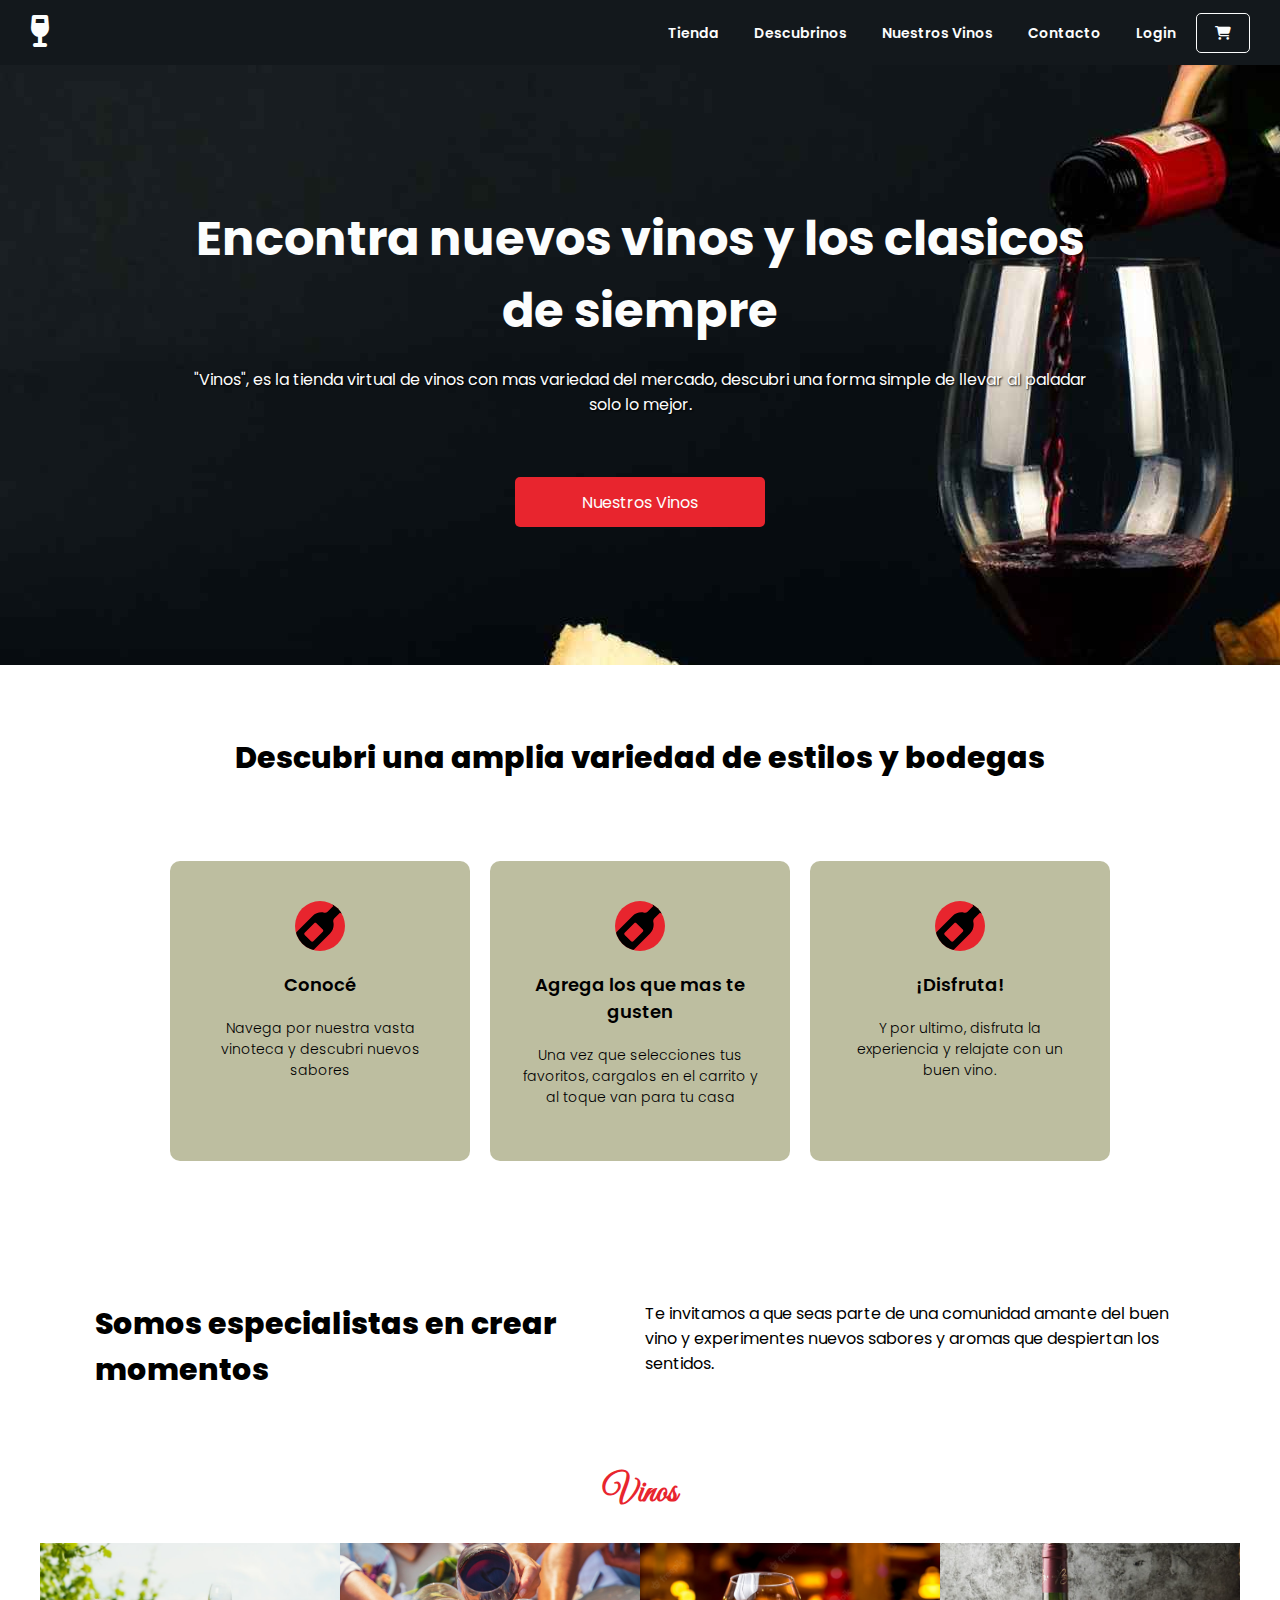
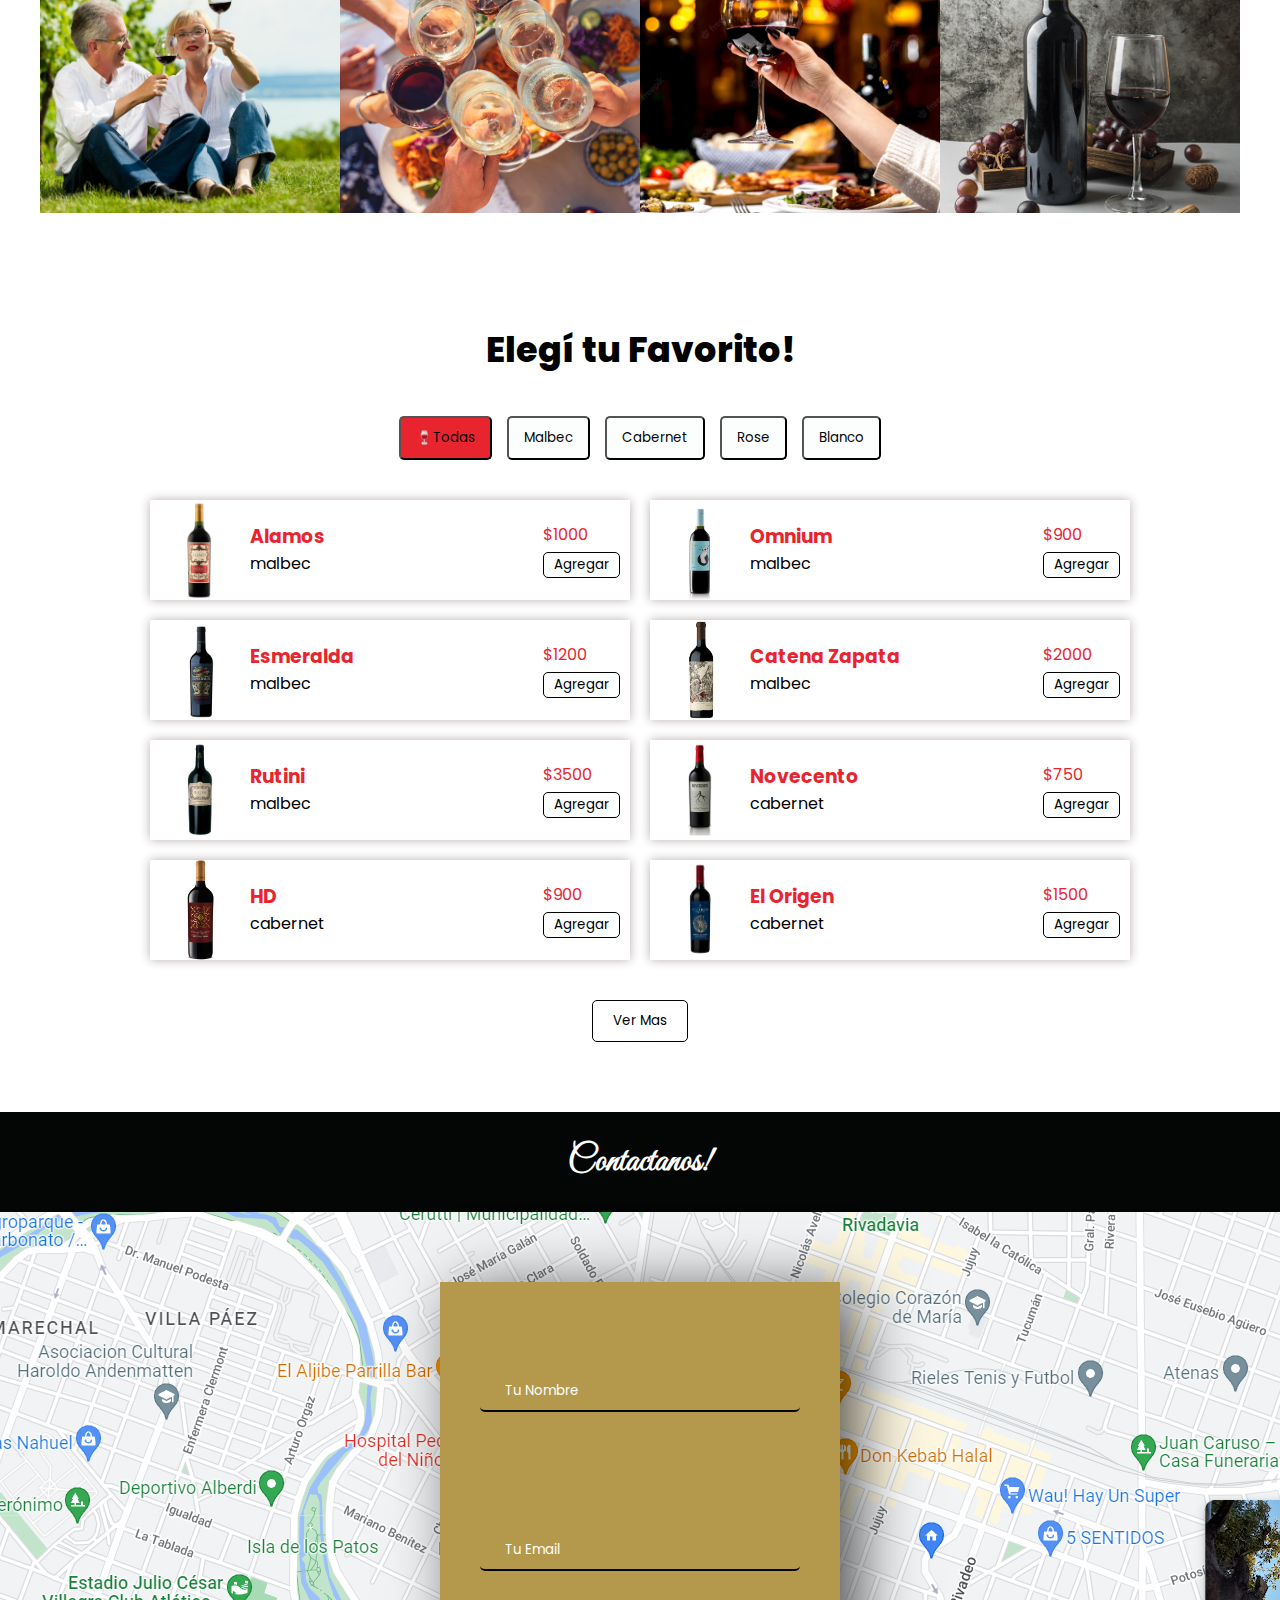
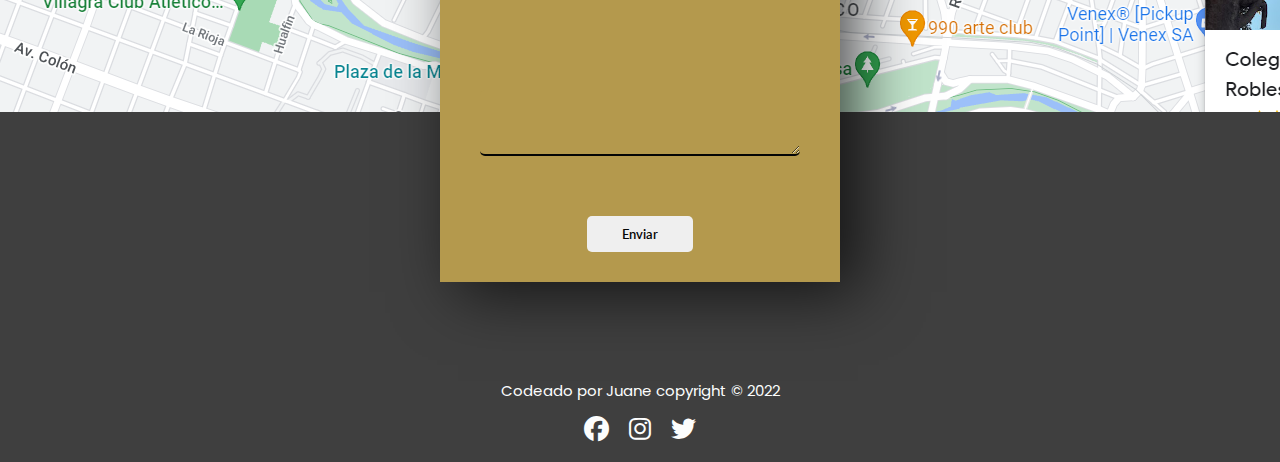
<file: index.html>
<!DOCTYPE html>
<html lang="en">

<head>
    <meta charset="UTF-8">
    <meta http-equiv="X-UA-Compatible" content="IE=edge">
    <meta name="viewport" content="width=device-width, initial-scale=1.0">
    <link rel="stylesheet" href="https://cdnjs.cloudflare.com/ajax/libs/font-awesome/6.2.0/css/all.min.css">
    <link rel="stylesheet" href="./style.css">
    <link rel="stylesheet" href="./animaciones.css">
    <link rel="stylesheet" href="./mediaqueries.css">
    <title>🍷 Vinos</title>
</head>

<body>
    <div class="section-container header-container">
        <header class="header">
            <div class="logo-container">
                <i class="fa-solid fa-wine-glass"></i>
            </div>
            <nav class="navbar">
                <div class="menu-label">
                    <label for="toggle-menu"><i class="fa-solid fa-bars menu-icon"></i></label>
                </div>
                <ul class="navbar-list">
                    <li><a href="#hero">Tienda</a></li>
                    <li><a href="#info">Descubrinos</a></li>
                    <li><a href="#products">Nuestros Vinos</a></li>
                    <li><a href="#contacto">Contacto</a></li>
                    <li><a href="./log.html">Login</a></li>
                </ul>
                <div class="cart-label" onclick="mostrarCarrito()">
                    <i class="fa-solid fa-cart-shopping cart-icon" id="carrito"></i>
                </div>
                <div class="cart">
                    <h2>Tus Vinitos</h2>

                    <div class="cart-container"></div>

                    <span class="divider"></span>

                    <div class="cart-total">
                        <p>Total:</p>
                        <span class="total" id="cart-total">0.00 </span>
                    </div>
                    <button class="btn-buy">Comprar</button>
                    <button class="btn-delete" onclick="vaciarCarrito()">Vaciar carrito</button>
                </div>
                <div class="overlay"></div>
            </nav>
        </header>
    </div>
    <main>
        <!-- hero -->
        <section id="hero">
            <div class="hero-info">
                <!-- <img src="./assets/hero vino.jpg" alt="" class="hero-img"> -->
                <h1>Encontra nuevos vinos y los clasicos de siempre</h1>
                <p>
                    "Vinos", es la tienda virtual de vinos con mas variedad del mercado, descubri una forma simple de
                    llevar al paladar solo lo mejor.
                </p>
                <a href="#products" class="btn-hero">Nuestros Vinos</a>
            </div>
        </section>
        <!-- info -->
        <section id="info">
            <h2>Descubri una amplia variedad de estilos y bodegas</h2>
            <div class="info-cards-container">
                <div class="info-card">
                    <img src="./assets/wine-bottle-solid.svg" alt="">
                    <h3>Conocé</h3>
                    <p>Navega por nuestra vasta vinoteca y descubri nuevos sabores</p>
                </div>
                <div class="info-card">
                    <img src="./assets/wine-bottle-solid.svg" alt="">
                    <h3>Agrega los que mas te gusten</h3>
                    <p>Una vez que selecciones tus favoritos, cargalos en el carrito y al toque van para tu casa</p>
                </div>
                <div class="info-card">
                    <img src="./assets/wine-bottle-solid.svg" alt="">
                    <h3>¡Disfruta!</h3>
                    <p>
                        Y por ultimo, disfruta la experiencia y relajate con un buen vino.
                    </p>
                </div>
            </div>
        </section>
        <!-- DESCUBRINOS -->
        <section id="descubrinos">
            <div class="descubrinos-info">
                <h2>Somos especialistas en crear momentos</h2>
                <div class="descubrinos-text">
                    <p>Te invitamos a que seas parte de una comunidad amante del buen vino y experimentes nuevos sabores
                        y aromas que despiertan los sentidos.</p>
                </div>
            </div>
            <div class="descubrinos-bar">
                <h3>Vinos</h3>
            </div>
            <div class="descubrinos-cards">
                <div class="descubrinos-img" style="background-image: url(./assets/descubrinos\ vino\ 2.jpg) ;"></div>
                <div class="descubrinos-img" style="background-image: url(./assets/descubrinos\ vino\ 3.jpg) ;"></div>
                <div class="descubrinos-img"
                    style="background-image: url(./assets/vista-lateral-mujer-bebe-vaso-vino-tinto_141793-5180.webp) ;">
                </div>
                <div class="descubrinos-img" style="background-image: url(./assets/descubrinos\ vino\ 4.jpg);"></div>
            </div>
        </section>
        <!-- products -->
        <section id="products">
            <h2>Elegí tu Favorito!</h2>
            <div class="categories">
                <button class="category active" id="btnAll" data-category="all"
                    onclick="selectCategory(event)">🍷Todas</button>
                <button class="category" id="btnMalbec" data-category="malbec"
                    onclick="selectCategory(event)">Malbec</button>
                <button class="category" id="btnCabernet" data-category="cabernet"
                    onclick="selectCategory(event)">Cabernet</button>
                <button class="category" id="btnRose" data-category="rose" onclick="selectCategory(event)">Rose</button>
                <button class="category" id="btnBlanc" data-category="blanc"
                    onclick="selectCategory(event)">Blanco</button>
            </div>

            <!-- products -->
            <div class="products-container"></div>
            <button class="btn-load" onclick="mostrarMas()">Ver Mas</button>
        </section>
    </main>
    <div class="footer-title">
        <h3>Contactanos!</h3>
    </div>
    <div class="formulario" id="contacto">
        <div class="form-container">
            <form>
                <label for="nombre"></label>
                <input type="text" name="nombre" placeholder="Tu Nombre" id="input-contact">
                <label for="email"></label>
                <input type="email" name="email" placeholder="Tu Email" id="input-contact">
                <label for="mensaje"></label>
                <textarea name="mensaje" placeholder="escribi tu mensaje" id="input-contact">
                </textarea>
                <button class="btn-footer">Enviar</button>
            </form>
        </div>
    </div>
    <footer class="footer">
        <div class="links-contacto">
            <p>Codeado por Juane copyright © 2022</p>
            <div class="btn-container">
                <a href="#"><i class="fa-brands fa-facebook"></i></a>
                <a href="#"><i class="fa-brands fa-instagram"></i></a>
                <a href="#"><i class="fa-brands fa-twitter"></i></a>
            </div>
        </div>
    </footer>
    <script src="./data.js"></script>
    <script src="./main.js"></script>
</body>

</html>
</file>
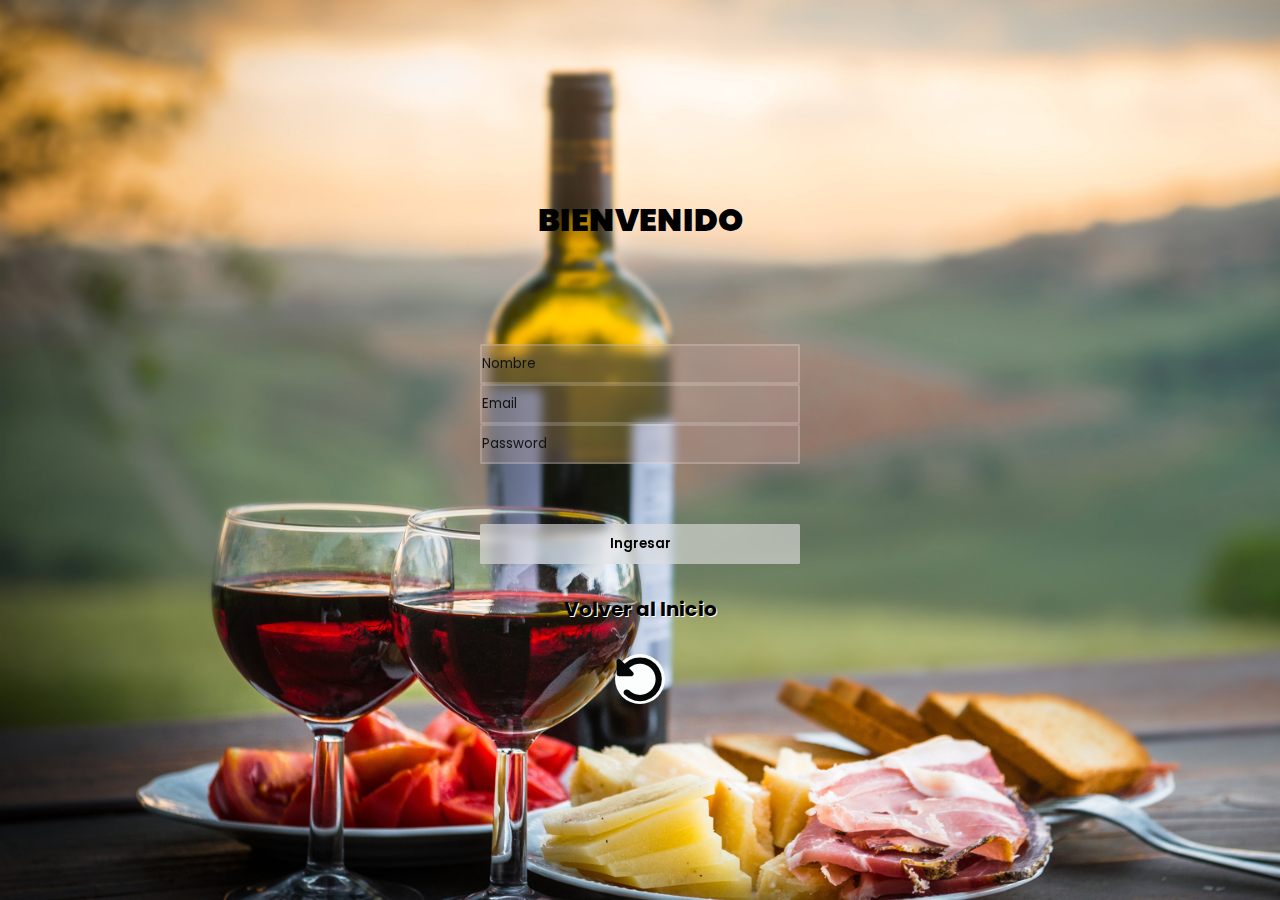
<file: log.html>
<!DOCTYPE html>
<html lang="en">

<head>
    <meta charset="UTF-8">
    <meta http-equiv="X-UA-Compatible" content="IE=edge">
    <meta name="viewport" content="width=device-width, initial-scale=1.0">
    <link rel="stylesheet" href="https://cdnjs.cloudflare.com/ajax/libs/font-awesome/6.2.1/css/all.min.css">
    <link rel="stylesheet" href="./style.css">
    <title>Logueate!</title>
</head>

<body class="body-log">
    <div class="login-container">
        <div class="login">
            <h1 class="login-title">Bienvenido</h1>
            <form>
                <input type="name" name="name" id="name" placeholder="Nombre">
                <input type="email" name="email" id="email" placeholder="Email">
                <input type="password" name="password" placeholder="Password" id="password">
                <input class="btning" type="submit" value="Ingresar">
            </form>
            <h2 class="login-title-2">Volver al Inicio</h2><a href="./index.html" class="btn-register"><i
                    class="fa-sharp fa-solid fa-rotate-left"></i></a>
        </div>
    </div>
</body>

</html>
</file>
<file: style.css>
@import url('https://fonts.googleapis.com/css2?family=Great+Vibes&family=Lato:wght@300;400;700;900&family=League+Gothic&family=Montserrat:wght@400;700&family=Poppins:wght@200;300;400;500;600;700&display=swap');
:root {
    --background: #FCFDFD;
    --text-black: #040505;
    --btn-secundari:#E8252E;
    --grey:#BDBEA0;
    --marroncito: #B4994D;
}


* {
    margin: 0;
    padding: 0;
    box-sizing: border-box;
    text-decoration: none;
    list-style-type: none;
    font-family: 'Poppins',sans-serif;
} 

html {
    scroll-padding-top: 100px;
    scroll-behavior: smooth;
} 

body {
    width: 100%;
    min-height:  100vh;
} 


.section-container {
    background-color: var(--text-black);
}

header {
    background-color: #13181C;
    width: 100vw;
    position: fixed;
    top: 0;
    display: flex;
    align-items: center;
    height: 65px;
    padding: 0px 30px;
    margin: 0 auto;
} 

.navbar,
.navbar-list {
    display: flex;
    align-items: center;
    justify-content: flex-end;
} 

.navbar {
    gap: 20px;
    flex: 1;
} 

.navbar-list {
    gap: 35px;
} 

.navbar-list a {
    color: #FCFDFD;
    font-size: 14px;
    font-weight: 600;
}  

.fa-solid.fa-wine-glass {
    color: var(--background);
    font-size: 2rem;
    flex: 0;
}

.hero-img {
    height: 650px;
    width: 100%;
}

.cart-icon {
    border: 1px solid var(--background);
    padding: 12px 18px;
    font-weight: 600;
    border-radius: 5px;
    font-size: 14px;
    color: #FCFDFD;
    cursor: pointer;
} 

/* menu hamburguesa */
.menu-label {
    display: none;
    color: var(--background);
} 


/* carrito */
.cart {
    position: absolute;
    top: 65px;
    right: 0;
    padding: 50px 30px;
    background: rgb(0,0,0);
    background: linear-gradient(90deg, rgba(0,0,0,1) 84%, rgba(139,16,1,1) 99%, rgba(153,8,8,1) 99%);
    border-left: 1px solid var(--background);
    display: flex;
    flex-direction: column;
    gap: 30px;
    height: calc(100vh - 68px);
    overflow-y: scroll;
    z-index: 2;
    min-width: 375px;
    transform: translate(200%);
    transition: all 0.5s cubic-bezier(0.92, 0.01, 0.35, 0.99);
} 

.cart.show-cart {
    transform: translate(0%);
}

.cart-container {
    display: flex;
    flex-direction: column;
    gap: 20px;
}  

.btn-buy {
    display: flex;
    justify-content: center;
    align-items: center;
    font-weight: 600;
    padding:15px 10px;
    background: var(--background);
    color: var(--text-black);
    border: none;
    border-radius: 10px;
    transition: all 0.5s ease;
    cursor: pointer;
} 

.btn-delete {
    display: flex;
    justify-content: center;
    align-items: center;
    padding: 5px 10px;
    background: var(--background);
    color: var(--text-black);
    border: none;
    border-radius: 10px;
    transition: all 0.5s ease;
    cursor: pointer;
}

/* ocultar barra de scroll del carrito */

.cart::-webkit-scrollbar {
    display: none;
}

.cart h2 {
    color: var(--background);
    font-size: 20px;
    font-weight: 600;
} 

.cart-item {
    display: flex;
    align-items: center;
    justify-content: space-between;
    gap: 20px;
    background-color: #E8252E;
    padding: 20px;
    border: 1px solid var(--background);
    border-radius: 5px;
} 

.cart-item img {
    height: 65px;
    width: 65;
} 

.cart-card {
    display: flex;
    flex-direction: row;
    gap:15px;
    color: var(--background);
} 

.cart-card .product-name {
    flex: 1;
}

.item-info {
    display: flex;
    flex-direction: column;
    min-height: 110px;
}  

.item-title {
    color: var(--background);
    font-weight: 300;
    font-size: 12px;
} 

.item-bid {
    color: var(--btn-secundari);
    font-weight: 300;
    font-size: 12px;
}

.item-price {
    background: var(--btn-secundari);
    background-clip: text;
    color: transparent;
    -webkit-background-clip: text;
    font-size: 16px;
    font-weight: 800;
} 

.item-handler {
    display: flex;
    align-items: center;
    justify-content: center;
    gap: 20px;
}

.quantity-handler {
    display: flex;
    justify-content: center;
    align-items: center;
    padding: 2px 8px;
    border-radius: 5px;
    color: var(--background);
    font-weight: 400;
}

.item-quantity {
    color: var(--btn-secundari);
} 

.cart-card i {
    cursor: pointer;
    color: var(--text-black);
    background-color: var(--background);
    border-radius: 100%;
    transform: scaleX(1.1);
}  



.divider {
    margin-top: 20px;
    border: 0.5px solid var(--background);
    width: 100%;
} 

.cart-total {
    display: flex;
    justify-content: space-between;
    align-items: baseline;
    width: 100%;
}

.cart-total p {
    color: var(--background);
    font-weight: 700;
}

.cart-total span {
    color: var(--background);
    font-weight: 400;
    font-size: 18px;
}

/* togggle del carrito */
.open-cart {
    transform: translate(0%);
    transition: all 0.5s cubic-bezier(0.92, 0.01, 0.35, 0.99);
}

.empty-msg {
    color: var(--btn-secundari);
    font-size: 14px;
} 

/* MAIN */
main {
    display: flex;
    flex-direction: column;
    align-items: center;
    justify-content: center;
    width: 100%;
}

#hero {
    background-image: url(./assets/hero\ vino.jpg);
    margin-top: 65px;
    padding: 70px 0;
    width: 100%;
    height: 600px;
    display: flex;
    justify-content: center;
    align-items: center;
} 

.hero-info {
    display: flex;
    align-items: center;
    text-align: center;
    flex-direction: column;
    gap: 20px;
    width: 70%;
} 

.hero-info h1 {
    display: flex;
    text-align: center;
    color: var(--background);
    font-size: 48px;
    width: 100%;
    min-width: 500px;
    font-weight: 700;
} 

.hero-info p {
    text-shadow: 1px 1px 2px black;
    color: var(--background);
} 

.btn-hero {
    display: flex;
    justify-content: center;
    align-items: center;
    margin-top: 40px;
    background-color:var(--btn-secundari);
    height: 50px;
    width: 250px;
    border-radius: 5px;
    color: var(--background);
} 

/* INFO CARDS */
#info {
    padding: 70px 0; 
    max-width: 1200px;
    display: flex;
    justify-content: center;
    align-items: center;
    flex-direction: column;
    gap: 80px;
} 

#info h2 {
    flex-wrap: wrap;
    font-size: 30px;
    font-weight: 800;
} 

.info-cards-container {
    display: flex;
    justify-content: space-around;
    align-items: flex-start;
    flex-wrap: wrap;
    gap: 20px;
}

.info-card {
    width: 300px;
    height: 300px;
    padding: 40px 30px;
    display: flex;
    flex-direction: column;
    align-items: center;
    text-align: center;
    background: var(--grey);
    border-radius: 10px;
    gap: 20px;
} 

.info-card img {
    width: 50px;
    border-radius: 100%;
    background-color: var(--btn-secundari);
} 

.info-card h3 {
    font-weight: 600;
    font-size: 18px;
} 

.info-card p {
    font-size: 14px;
    font-weight: 300;
} 

/* DESCUBRINOS */
#descubrinos {
    padding: 70px 0;
    max-width: 1200px;
}

.descubrinos-info {
    display: flex;
    justify-content: center;
    gap: 10px;
    margin-bottom: 50px;
} 

#descubrinos h2 {
    font-size: 30px;
    width: 45%;
    font-weight: 800;
}

.descubrinos-text {
    display: flex;
    flex-direction: column;
    width: 45%;
    gap: 20px;
}

.descubrinos-bar {
    display: flex;
    justify-content: center;
    align-items: center;
    height: 100px;
    width: 100%;
} 

.descubrinos-bar h3 {
    color: var(--btn-secundari);
    font-family:'Great Vibes', sans-serif ;
    font-size: 35px;
} 

.descubrinos-cards {
    display: flex;
    justify-content: center;
    align-items: center;
}

.descubrinos-cards .descubrinos-img {
    height: 270px;
    background-repeat: no-repeat;
    background-size: cover;
    background-position: center;
    flex: 1;
    cursor: pointer;
}  

/* products */

#products {
    display: flex;
    flex-direction: column;
    justify-content: center;
    align-items: center;
    padding: 40px 0;
    max-width: 1200px;
    width: 100%;
}

#products h2 {
    font-size: 35px;
    font-weight: 800;
    margin-bottom: 40px;
} 

.categories {
    display: flex;
    align-items: center;
    justify-content: center;
    gap: 15px;
    flex-wrap: wrap;
} 

.category {
    background: var(--background);
    padding: 10px 15px;
    color: var(--text-black);
    border-radius: 5px;
    cursor: pointer;
}  

.active {
    background-color: var(--btn-secundari);
}

.products-container {
    display: flex;
    flex-wrap: wrap;
    align-items: center;
    justify-content: center;
    gap: 20px;
    padding: 40px 0;
    max-width: 1200px;
}

.product {
    background: var(--grey);
    padding: 20px;
    border-radius: 10px;
    display: flex;
    flex-direction: column;
    justify-content: center;
    gap: 20px;
    margin-bottom: 20px;
    -webkit-animation: fade-in 0.3s cubic-bezier(0.39, 0.575, 0.565, 1) both;
    animation: fade-in 0.3s cubic-bezier(0.39, 0.575, 0.565, 1) both;
} 

.product-card {
    display: flex;
    flex-direction: row;
    align-items: center;
    box-shadow: 0px 0px 10px 0.1px rgb(186, 175, 175);;
    min-height: 100px;
    min-width: 40%;
}

.product-card .product-img {
    background-size: contain;
    background-repeat: no-repeat;
    background-position: center;
    min-width: 100px;
    height: 100px;
    flex: 0;
}

.product-card .product-text {
    display: flex;
    flex-direction: row;
    gap: 20px;
    flex: 1;
} 

.product-description h3 {
    color: var(--btn-secundari);
}

.product-card .product-description {
    display: flex;
    flex-direction: column;
    flex: 1;
}

.product-card .product-bid {
    flex: 0;
    color: var(--btn-secundari);
} 

.btn-agregar {
    border: 0.5px solid;
    padding: 2px 10px;
    cursor: pointer;
    background: var(--background);
    font-weight: 400;
    margin-top: 5px;
    margin-right: 10px;
    border-radius: 5px;
    transition: all 0.5s;
} 



.btn-load {
    background: none;
    border: 1px solid var(--text-black);
    padding: 10px 20px;
    color: var(--bg-white);
    border-radius: 5px;
    cursor: pointer;
    } 
    /* formulario */

    .formulario {
    background-image: url(./assets/map\ para\ integrador.png);
    display: flex;
    gap: 15px;
    padding: 70px 0;
    width: 100%;
    height: 500px;
    }  

    .footer-title {
    display: flex;
    justify-content: center;
    align-items: center;
    margin-top: 30px;
    background-color: var(--text-black);
    height: 100px;
    width: 100%;
    }

    .footer-title h3 {
        color: var(--background);
        font-family:'Great Vibes', sans-serif ;
        font-size: 35px;
    }

    .form-container {
    background-color: var(--marroncito);
    display: flex;
    flex-direction: column;
    justify-content: center;
    align-items: center;
    box-shadow: 18px 10px 60px 0px rgba(0,0,0,0.68);
    -webkit-box-shadow: 18px 10px 60px 0px rgba(0,0,0,0.68);
    -moz-box-shadow: 18px 10px 60px 0px rgba(0,0,0,0.68);
    margin: 0 auto;
    height: 600px;
    width: 400px;
  } 

    .form-container form {
    display: flex;
    flex-direction: column;
    justify-content: space-around;
    height: 100%;
  }

    #input-contact {
    display: flex;
    padding: 12px 25px;
    border: none;
    outline: none;
    border-bottom: 2px solid var(--text-black);
    border-radius:5px ;
    background: var(--marroncito);
  } 

    #input-contact::placeholder {
    color: var(--background);
    
    }

    #input-contact:nth-last-child(3) {
    padding: 50px 25px;
    }

    .btn-footer {
        display: flex;
        margin: 0 auto;
        border: none;
        cursor: pointer;
        font-family: 'Lato',sans-serif;
        padding: 10px 35px;
        border-radius: 5px;
        font-weight: 600;
        color: var(--text-black) ;
        transition: all 0.4s;
        }

        .footer {
            display: flex;
            align-items: flex-end;
            justify-content: center;
            background: #3F3F3F;
            height: 350px;
        }

        .links-contacto {
            display: flex;
            flex-direction: column;
            align-items: center;
            width: 400px;
            gap: 15px;
        }

        .links-contacto p {
            display: flex;
            justify-content: center;
            font-size: 15px;
            color: var(--background);
        }

        .btn-container a {
            display: flex;
            align-items: center;
            justify-content: space-between;
            margin: 0 auto;
            color: var(--background);
            font-size: 25px;
            margin-bottom: 20px;

        } 

        .btn-container {
            display: flex;
            justify-content: center;
            align-items: center;
            flex-direction: row;
            gap: 20px;
            
        } 


        /* pagina de login */ 
        .login-container {
            display: flex;
            justify-content: center;
            align-items: center;
            height: 100vh;
            background-image: url(./assets/Two-cups-of-red-wine-food_3840x2160.jpg); 
            background-repeat: no-repeat;  
            background-size: cover;
        
        }
        
        .login {        
            display: flex;
            flex-direction: column;
            justify-content: center;
            align-items: center;
            padding: 40px;   }  
        
        form {
            display: flex;
            flex-direction: column;
        } 
        
        input {
            height: 40px;
            width: 20rem;
            color: black;
            border-radius: 1.5px;
            background: rgba(199, 168, 168, 0.25);
            backdrop-filter: blur( 4px );
            -webkit-backdrop-filter: blur( 4px );
            border: 2px solid rgba( 255, 255, 255, 0.18 );
        } 
        
        ::placeholder {
            color: #121314;
        }
        
        input:focus {
            outline: none;
        }
        
        .btning {
            margin-top: 60px;
            background-color: rgba(230, 229, 229, 0.6) ;
            border: none;
            font-weight: 600;
            cursor: pointer;
            transition: all 1s ease;
        }
        
        .btning:hover {
            background: #a5a4a4;
            color: whitesmoke;
        } 
        
        .login-title {
            text-transform: uppercase;
            margin-bottom: 100px;
            font-weight: 900;
            animation-name: rebotartitulo;
            animation-duration: 5s;
            animation-iteration-count: infinite; 
            animation-direction: alternate; 
        } 

        .login-title-2 {
            text-shadow: 1px 1px #FCFDFD;
            margin-top: 30px;
            font-size: 20px;
        }   

        .btn-register i {
            color: var(--text-black);
            background-color: var(--background);
            border-radius: 100%;
            font-size: 50px;
            margin-top: 30px;
        }
</file>
<file: animaciones.css>
.overlay {
    position: abosolute;
    top: 65px;
    left: 0;
    height: 100vh;
    width: 100%;
    z-index: 1;
    background: rgba(255, 255, 255, 0.05);
    box-shadow: 0 8px 32px 0 rgba(31, 38, 135, 0.37);
    backdrop-filter: blur(5px);
    -webkit-backdrop-filter: blur(5px);
    display: none;
}  

.show-overlay {
    display: block;
}


/* hover para los elementos del navbar */
.navbar-list li {
    position: relative;
    padding: 0;
}

.navbar-list li a::after {
    content: "";
    height: 2px;
    width: 100%;
    background: var(--background);
    position: absolute;
    bottom: 0;
    left: 0;
    transform: scaleX(0);
    transform-origin: bottom right;
    transition: transform 0.15s ease;
} 

.navbar-list li a:hover::after {
    transform-origin: bottom left;
    transform: scaleX(1);
}


/* CARRITO 
animacion HOVER */


.cart-icon {
    transition: all 0.2s ease-out;
} 

.cart-icon:hover {
    color: var(--background);
    border-color: var(--background);
    transition: all 0.2s ease-in;
} 

/* BOTONES DEL CARRITO */

.cart-card i:hover {
    color: var(--background);
    background-color: var(--btn-secundari);
    transform: scale(1.2);
    transition: all 0.2s ease-in;
}

.btn-buy:hover {
    background: var(--btn-secundari);
    color: var(--background);
    } 

    .btn-delete:hover {
        background: grey ;
        color: var(--background);
    }


.btn-hero {
    transition: all 0.3s ease-in;
}

.btn-hero:hover {
    color: black;
}

/* descubrinos */
.descubrinos-cards .descubrinos-img {
    transition: all 0.2s ease-in;
}

.descubrinos-cards .descubrinos-img:hover {
    filter: saturate(180%);
}

.descubrinos-cards .descubrinos-img {
    transition: all 0.6s ease-in;
}

.descubrinos-cards .descubrinos-img:hover {-webkit-transform: scale(1.3);transform: scale(1.3);} 

/* boton de enviar del footer */
.btn-footer:hover {
    background-color: var(--btn-secundari); 
    transform: scale(1.1);
}  

.btn-agregar:hover {
    color: var(--background);
    background-color: var(--btn-secundari);
    transform: scale(1.0);
}
</file>
<file: mediaqueries.css>
@media (max-width: 573px) {
    .navbar-list {
        display: none;
    }
    .menu-label {
        display: block;
    }

    .hero-info h1 {
        min-width: 100px;
        font-size: 32px;
    } 

    #info h2 {
        text-align: center;
        align-items: center;
        flex-direction: column;
        font-size: 20px;
    }


    #descubrinos h2 {
        display: flex;
        justify-content: center;
        align-items: center;
        font-size: 23px;
    } 

    #descubrinos p {
        display: flex;
        font-size: 15px;
    }

}
</file>
